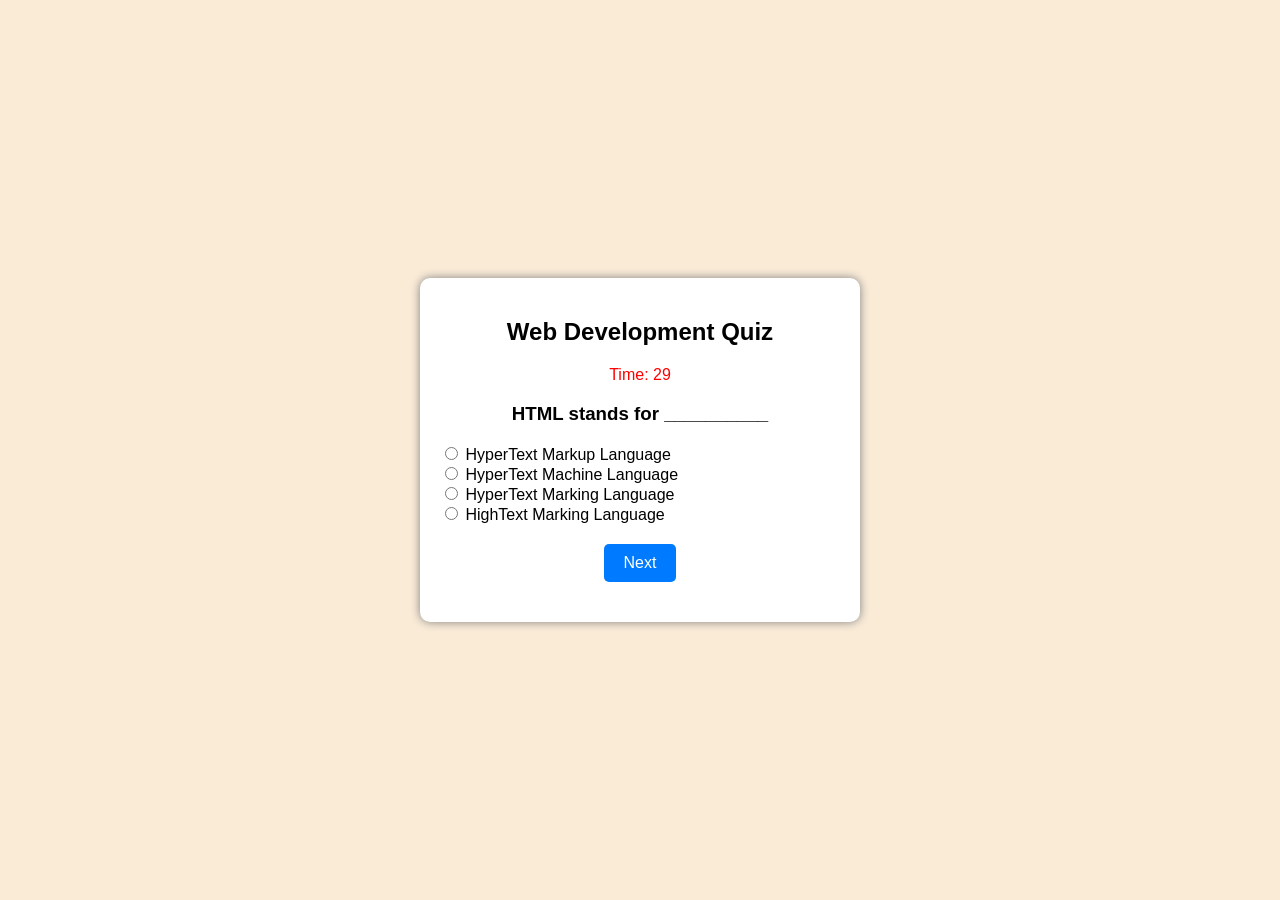
<file: quiz/index.html>
<!DOCTYPE html>
<html lang="en">
<head>
    <meta charset="UTF-8">
    <meta name="viewport" content="width=device-width, initial-scale=1.0">
    <title>Quiz App</title>
    <link rel="stylesheet" href="style.css">
</head>
<body>

    <div class="quiz-container">
        <h2>Web Development Quiz</h2>

        <div id="timer">Time: 30</div>

        <h3 id="question"></h3>

        <div id="options"></div>

        <button onclick="nextQuestion()">Next</button>

        <h3 id="result"></h3>
    </div>

    <script src="script.js"></script>

</body>
</html>
</file>
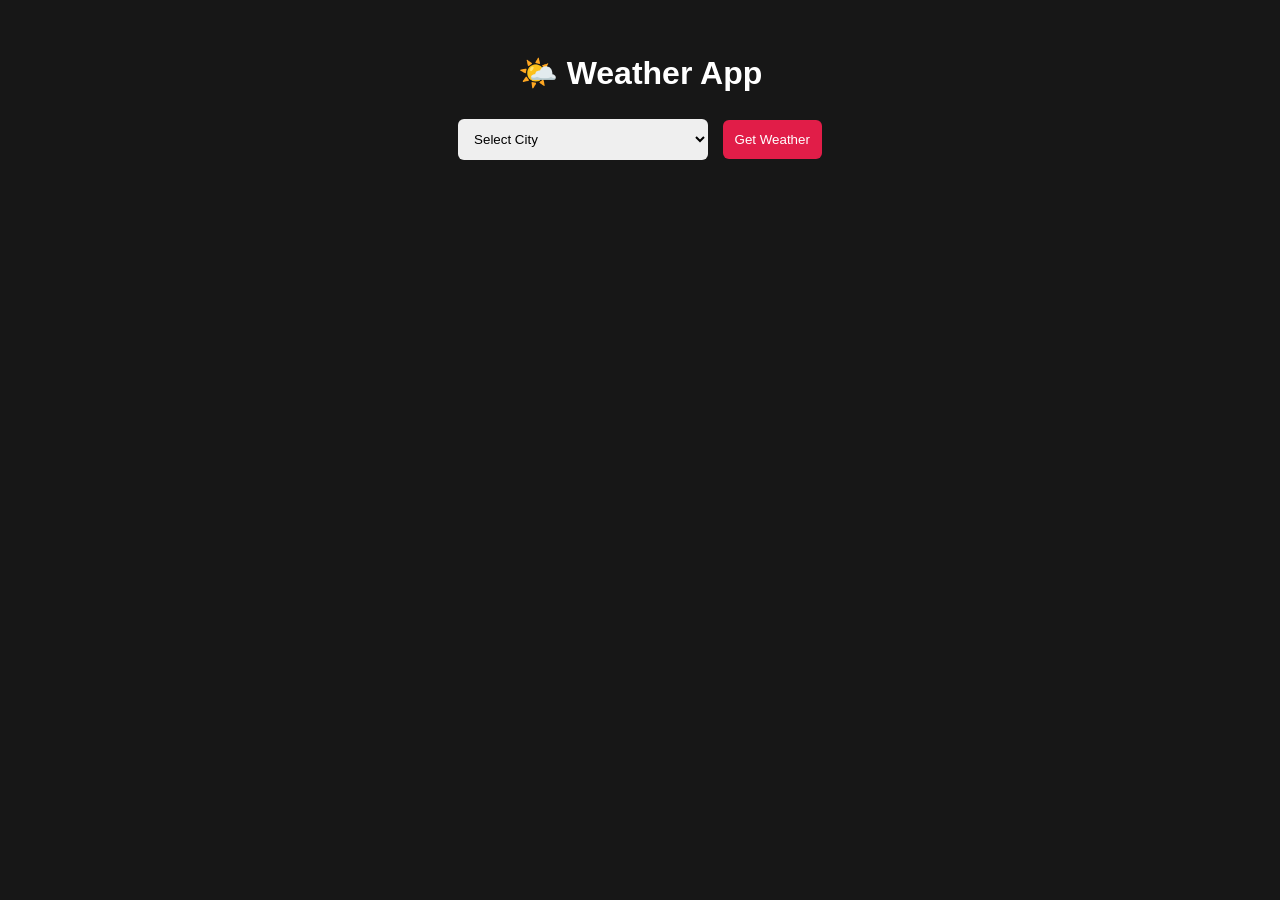
<file: WEEK-4/index.html>
<!DOCTYPE html>
<html>
<head>
<title>Weather App</title>
<style>
body{font-family:Arial;background:#171717;color:white;text-align:center;padding:25px}
select,button{padding:12px;border:0;border-radius:6px;margin:5px}
select{width:250px}
button{background:#e11d48;color:white}
#weather{background:#292524;padding:20px;border-radius:12px;margin:auto;max-width:850px}
#temp{font-size:45px;color:#fb7185}
.details{display:flex;justify-content:center;gap:50px;margin:20px}
.forecast{display:grid;grid-template-columns:repeat(5,1fr);gap:10px}
.card{background:#44403c;padding:12px;border-radius:8px}
.card b{color:#fb7185}
@media(max-width:700px){.forecast{grid-template-columns:repeat(2,1fr)}}
</style>
</head>

<body>

<h1>🌤️ Weather App</h1>

<select id="city">
<option value="">Select City</option>
<option>Hyderabad</option>
<option>Bengaluru</option>
<option>Chennai</option>
<option>Mumbai</option>
<option>Delhi</option>
<option>Vijayawada</option>
</select>

<button onclick="getWeather()">Get Weather</button>
<p id="msg"></p>

<div id="weather" style="display:none">
<h2 id="location"></h2>
<div id="temp"></div>
<p id="desc"></p>

<div class="details">
<p>💧 Humidity<br><b id="hum"></b>%</p>
<p>💨 Wind<br><b id="wind"></b> km/h</p>
</div>

<h2>5-Day Forecast</h2>
<div class="forecast" id="forecast"></div>
</div>

<script>
async function getWeather(){
let city=document.getElementById("city").value;
if(!city)return msg.innerText="Select a city";

try{
let g=await fetch(`https://geocoding-api.open-meteo.com/v1/search?name=${city}&count=1`);
let p=(await g.json()).results[0];

let u=`https://api.open-meteo.com/v1/forecast?latitude=${p.latitude}&longitude=${p.longitude}&current=temperature_2m,relative_humidity_2m,wind_speed_10m,weather_code&daily=weather_code,temperature_2m_max,temperature_2m_min&forecast_days=5&timezone=auto`;

let d=await(await fetch(u)).json();

location.innerText=p.name+", "+p.country;
temp.innerText=Math.round(d.current.temperature_2m)+"°C";
desc.innerText=w(d.current.weather_code);
hum.innerText=d.current.relative_humidity_2m;
wind.innerText=d.current.wind_speed_10m;

forecast.innerHTML=d.daily.time.map((x,i)=>`
<div class="card">
<b>${day(x)}</b>
<p>${w(d.daily.weather_code[i])}</p>
<p><b>${Math.round(d.daily.temperature_2m_max[i])}°C</b></p>
<p>Min: ${Math.round(d.daily.temperature_2m_min[i])}°C</p>
</div>`).join("");

weather.style.display="block";
msg.innerText="";
}catch(e){msg.innerText="Unable to get weather"}
}

function day(x){
return new Date(x).toLocaleDateString("en-US",{weekday:"short"});
}

function w(c){
return {0:"Clear",1:"Mostly Clear",2:"Cloudy",3:"Overcast",
45:"Fog",51:"Drizzle",61:"Rain",63:"Rain",65:"Heavy Rain",
71:"Snow",80:"Rain Shower",95:"Thunderstorm"}[c]||"Unknown";
}
</script>

</body>
</html>
</file>
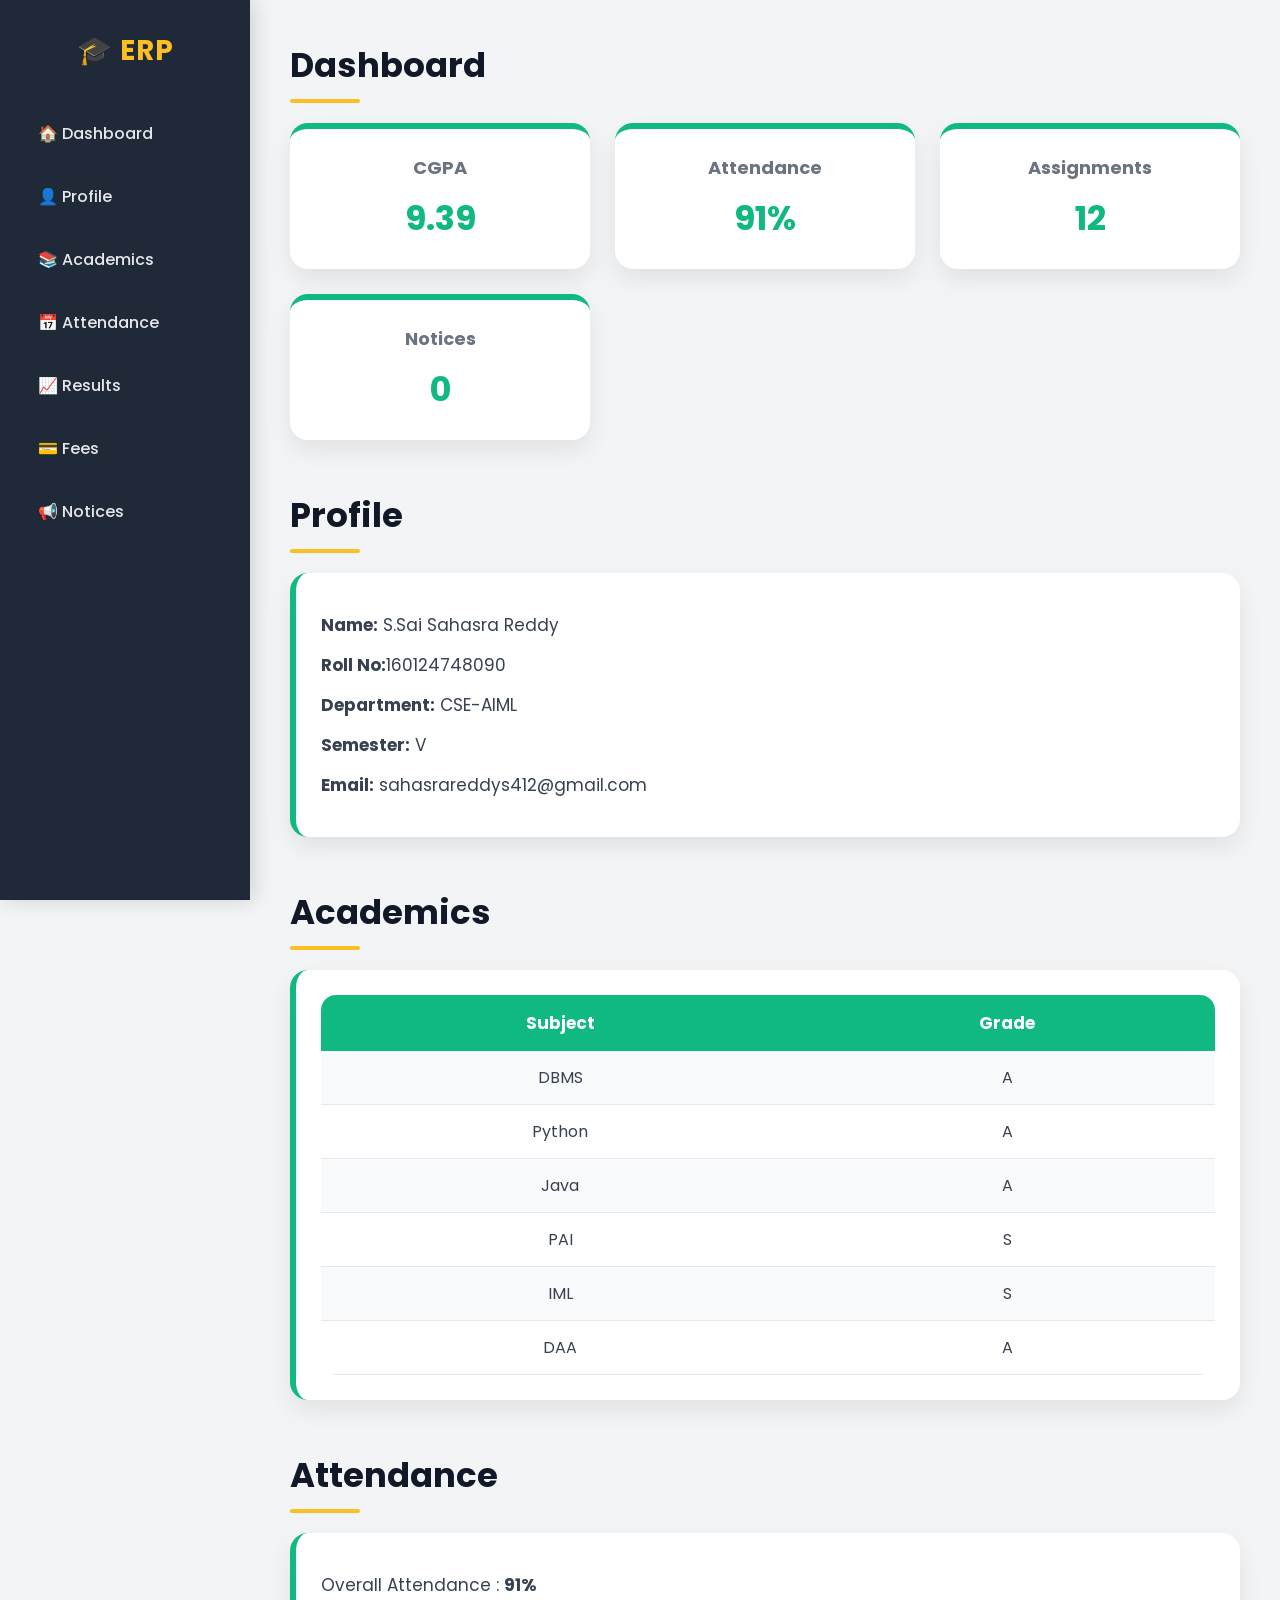
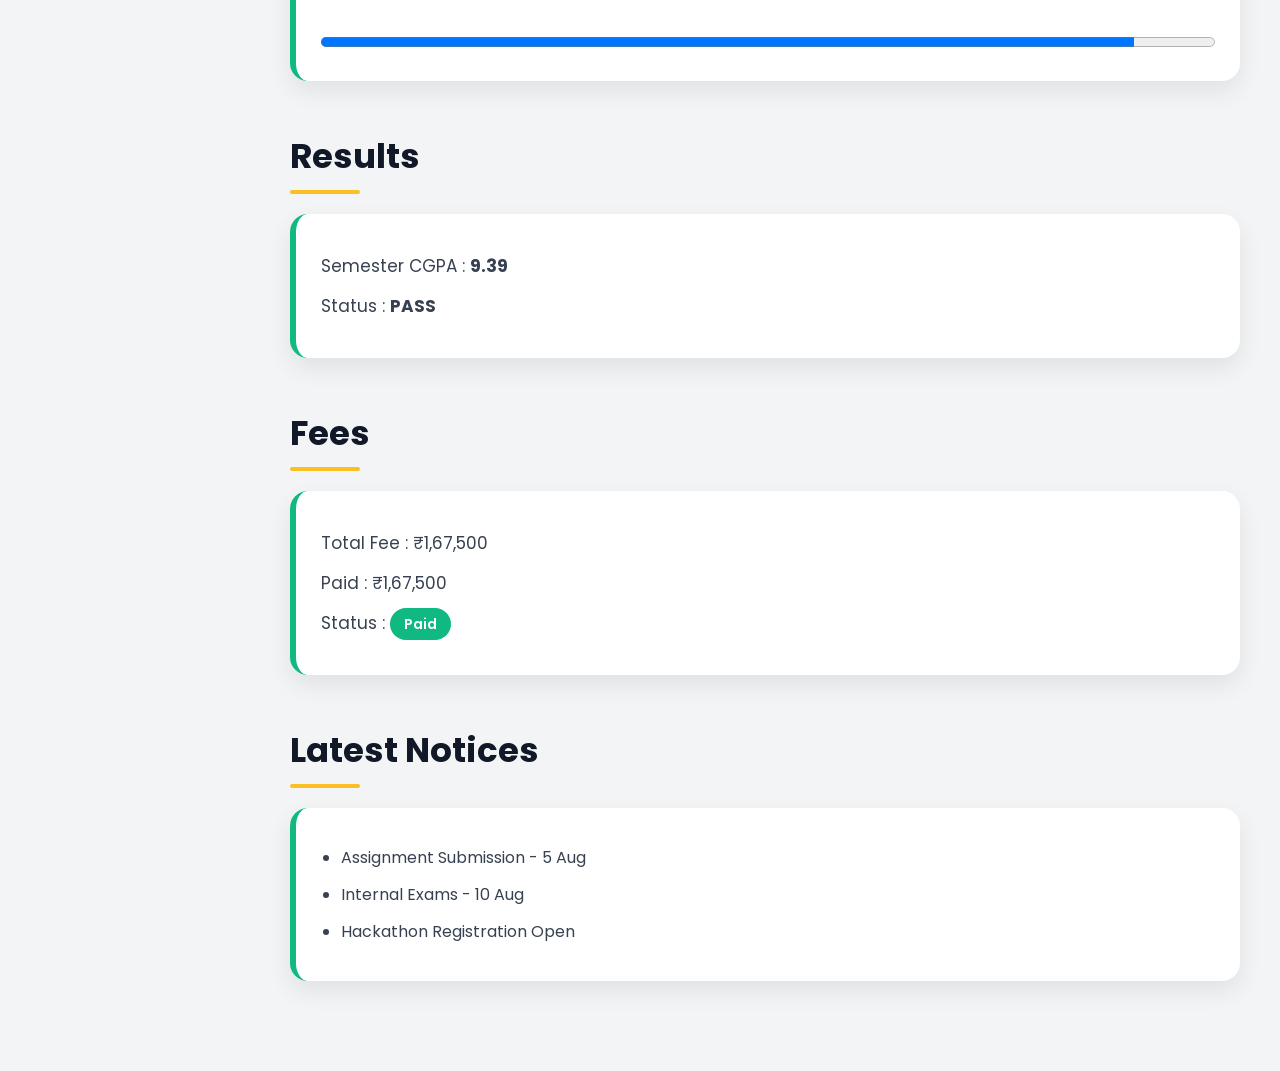
<file: week1/index.html>
<!DOCTYPE html>
<html lang="en">
<head>
<meta charset="UTF-8">
<meta name="viewport" content="width=device-width, initial-scale=1.0">
<title>Student ERP</title>
<link rel="preconnect" href="https://fonts.googleapis.com">
<link rel="preconnect" href="https://fonts.gstatic.com" crossorigin>
<link href="https://fonts.googleapis.com/css2?family=Poppins:wght@300;400;500;600&display=swap" rel="stylesheet">
<link rel="stylesheet" href="style.css">
</head>
<body>
<div class="sidebar">
<h2>🎓 ERP</h2>
<a href="#dashboard">🏠 Dashboard</a>
<a href="#profile">👤 Profile</a>
<a href="#academics">📚 Academics</a>
<a href="#attendance">📅 Attendance</a>
<a href="#results">📈 Results</a>
<a href="#fees">💳 Fees</a>
<a href="#notices">📢 Notices</a>

</div>

<div class="main">

<section id="dashboard">
<h1>Dashboard</h1>

<div class="cards">

<div class="card">
<h3>CGPA</h3>
<h2>9.39</h2>
</div>

<div class="card">
<h3>Attendance</h3>
<h2>91%</h2>
</div>

<div class="card">
<h3>Assignments</h3>
<h2>12</h2>
</div>

<div class="card">
<h3>Notices</h3>
<h2>0</h2>
</div>

</div>
</section>

<section id="profile">

<h1>Profile</h1>

<div class="box">

<p><b>Name:</b> S.Sai Sahasra Reddy</p>
<p><b>Roll No:</b>160124748090</p>
<p><b>Department:</b> CSE-AIML</p>
<p><b>Semester:</b> V</p>
<p><b>Email:</b> sahasrareddys412@gmail.com</p>

</div>

</section>

<section id="academics">

<h1>Academics</h1>

<div class="box">

<table>

<tr>
<th>Subject</th>
<th>Grade</th>
</tr>

<tr>
<td>DBMS</td>
<td>A</td>
</tr>

<tr>
<td>Python</td>
<td>A</td>
</tr>

<tr>
<td>Java</td>
<td>A</td>
</tr>

<tr>
<td>PAI</td>
<td>S</td>
</tr>

<tr>
<td>IML</td>
<td>S</td>
</tr>

<tr>
<td>DAA</td>
<td>A</td>
</tr>

</table>

</div>

</section>

<section id="attendance">

<h1>Attendance</h1>

<div class="box">

<p>Overall Attendance : <b>91%</b></p>

<progress value="91" max="100"></progress>

</div>

</section>

<section id="results">

<h1>Results</h1>

<div class="box">

<p>Semester CGPA : <b>9.39</b></p>
<p>Status : <b>PASS</b></p>

</div>

</section>

<section id="fees">

<h1>Fees</h1>

<div class="box">

<p>Total Fee : ₹1,67,500</p>
<p>Paid : ₹1,67,500</p>
<p>Status : <span class="paid">Paid</span></p>

</div>

</section>

<section id="notices">

<h1>Latest Notices</h1>

<div class="box">

<ul>

<li>Assignment Submission - 5 Aug</li>
<li>Internal Exams - 10 Aug</li>
<li>Hackathon Registration Open</li>

</ul>

</div>

</section>

</div>

</body>
</html>
</file>
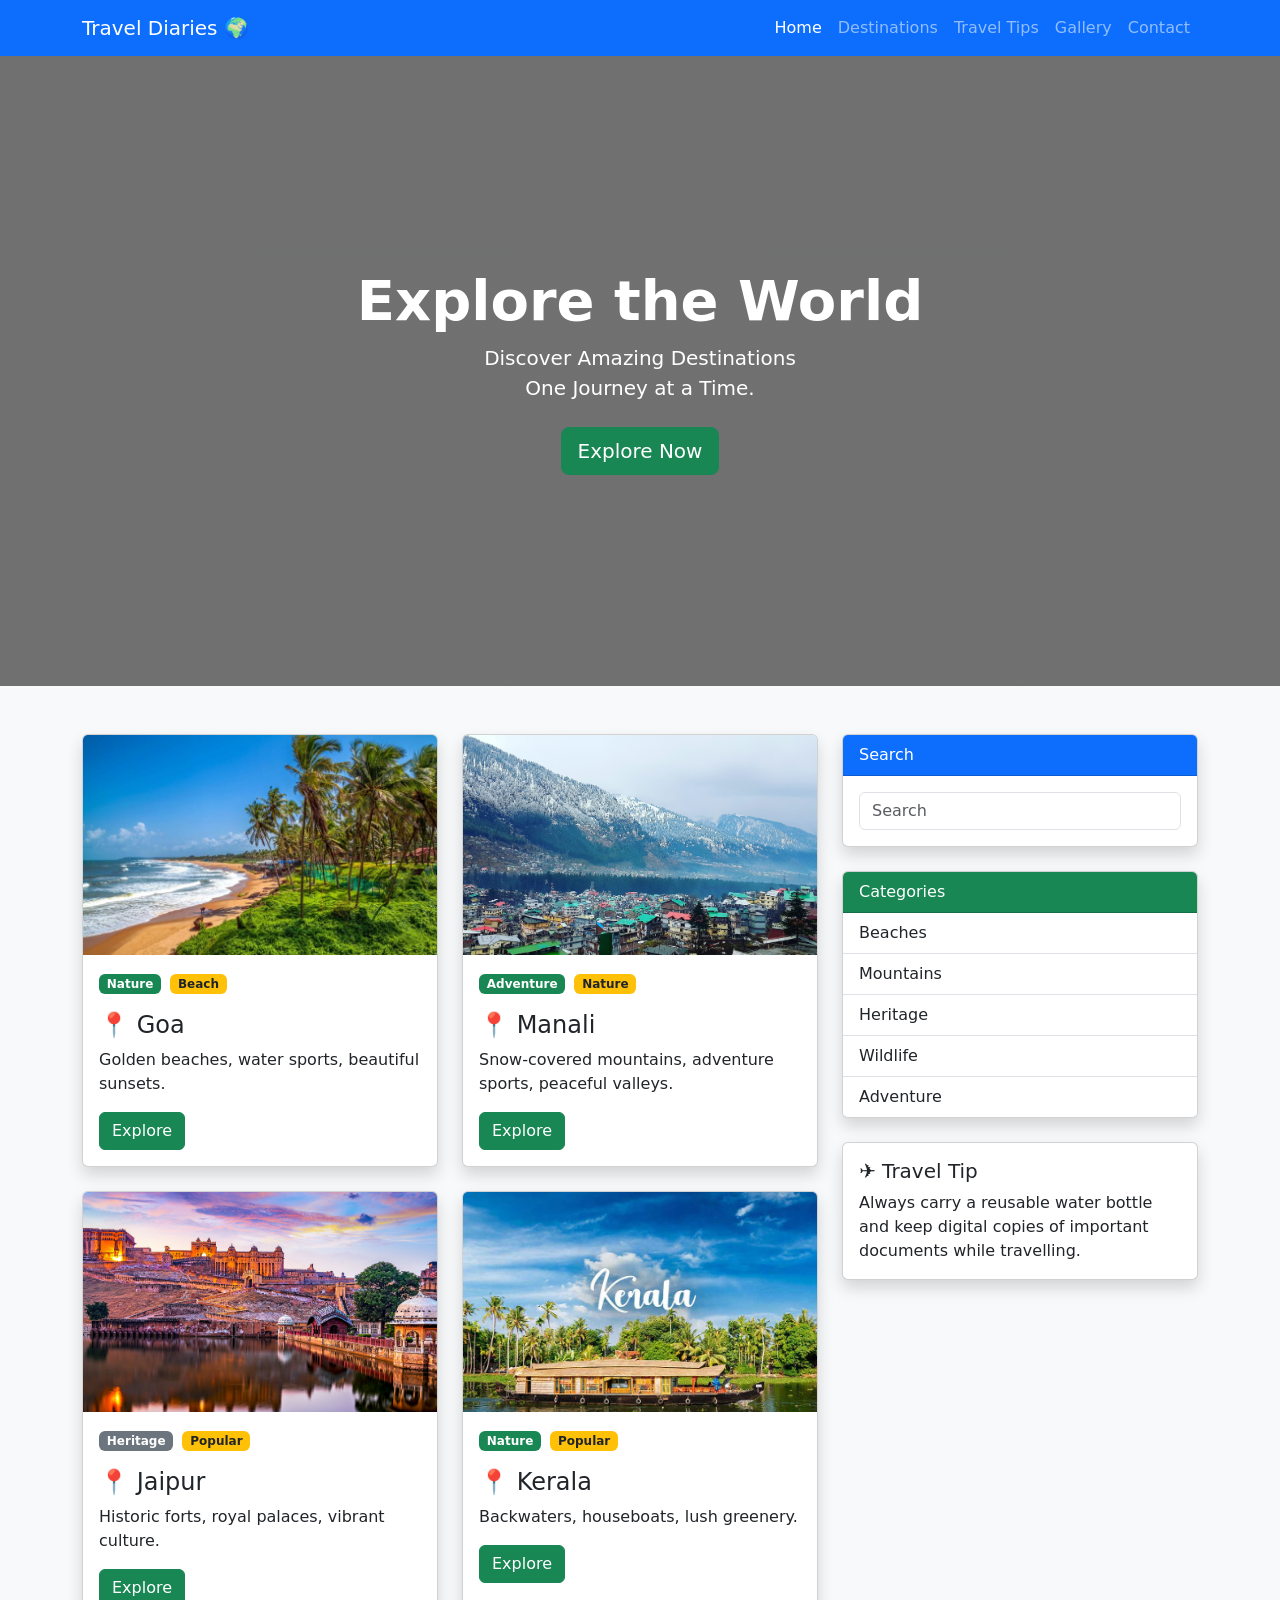
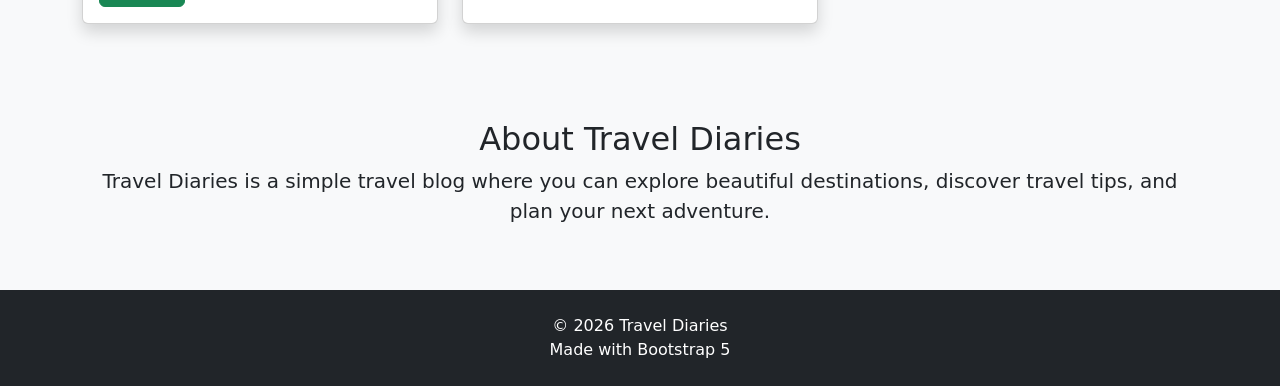
<file: w3/bootstrap.html>
<!DOCTYPE html>
<html lang="en">

<head>
    <meta charset="UTF-8">
    <meta name="viewport" content="width=device-width, initial-scale=1">
    <title>Travel Diaries</title>

    <!-- Bootstrap CSS -->
    <link href="https://cdn.jsdelivr.net/npm/bootstrap@5.3.3/dist/css/bootstrap.min.css" rel="stylesheet">
    <link href="styles.css" rel="stylesheet">
</head>

<body>

    <!-- Navbar -->
    <nav class="navbar navbar-expand-lg navbar-dark bg-primary sticky-top">
        <div class="container">

            <a class="navbar-brand" href="#">Travel Diaries 🌍</a>

            <button class="navbar-toggler" type="button" data-bs-toggle="collapse" data-bs-target="#menu">
                <span class="navbar-toggler-icon"></span>
            </button>

            <div class="collapse navbar-collapse" id="menu">
                <ul class="navbar-nav ms-auto">
                    <li class="nav-item">
                        <a class="nav-link active" href="#">Home</a>
                    </li>
                    <li class="nav-item">
                        <a class="nav-link" href="#">Destinations</a>
                    </li>
                    <li class="nav-item">
                        <a class="nav-link" href="#">Travel Tips</a>
                    </li>
                    <li class="nav-item">
                        <a class="nav-link" href="#">Gallery</a>
                    </li>
                    <li class="nav-item">
                        <a class="nav-link" href="#">Contact</a>
                    </li>
                </ul>
            </div>

        </div>
    </nav>

    <!-- Hero Section -->
    <section class="hero">
        <div>
            <h1 class="display-4 fw-bold">Explore the World</h1>
            <p class="lead mb-4">Discover Amazing Destinations<br>One Journey at a Time.</p>
            <a href="#" class="btn btn-success btn-lg">Explore Now</a>
        </div>
    </section>

    <!-- Main Content -->
    <div class="container my-5">
        <div class="row">

            <!-- Destination Cards -->
            <div class="col-lg-8">
                <div class="row g-4">

                    <div class="col-md-6">
                        <div class="card shadow blog-card h-100">
                            <img src="goa.png" class="card-img-top">
                            <div class="card-body">
                                <span class="badge bg-success me-1">Nature</span>
                                <span class="badge bg-warning text-dark">Beach</span>
                                <h4 class="card-title mt-3">📍 Goa</h4>
                                <p class="card-text">Golden beaches, water sports, beautiful sunsets.</p>
                                <a href="#" class="btn btn-success">Explore</a>
                            </div>
                        </div>
                    </div>

                    <div class="col-md-6">
                        <div class="card shadow blog-card h-100">
                            <img src="manali.png" class="card-img-top">
                            <div class="card-body">
                                <span class="badge bg-success me-1">Adventure</span>
                                <span class="badge bg-warning text-dark">Nature</span>
                                <h4 class="card-title mt-3">📍 Manali</h4>
                                <p class="card-text">Snow-covered mountains, adventure sports, peaceful valleys.</p>
                                <a href="#" class="btn btn-success">Explore</a>
                            </div>
                        </div>
                    </div>

                    <div class="col-md-6">
                        <div class="card shadow blog-card h-100">
                            <img src="jaipur.png" class="card-img-top">
                            <div class="card-body">
                                <span class="badge bg-secondary me-1">Heritage</span>
                                <span class="badge bg-warning text-dark">Popular</span>
                                <h4 class="card-title mt-3">📍 Jaipur</h4>
                                <p class="card-text">Historic forts, royal palaces, vibrant culture.</p>
                                <a href="#" class="btn btn-success">Explore</a>
                            </div>
                        </div>
                    </div>

                    <div class="col-md-6">
                        <div class="card shadow blog-card h-100">
                            <img src="kerala.png " class="card-img-top">
                            <div class="card-body">
                                <span class="badge bg-success me-1">Nature</span>
                                <span class="badge bg-warning text-dark">Popular</span>
                                <h4 class="card-title mt-3">📍 Kerala</h4>
                                <p class="card-text">Backwaters, houseboats, lush greenery.</p>
                                <a href="#" class="btn btn-success">Explore</a>
                            </div>
                        </div>
                    </div>

                </div>
            </div>

            <!-- Sidebar -->
            <div class="col-lg-4">

                <div class="card shadow mb-4">
                    <div class="card-header bg-primary text-white">Search</div>
                    <div class="card-body">
                        <input type="text" class="form-control" placeholder="Search">
                    </div>
                </div>

                <div class="card shadow">
                    <div class="card-header bg-success text-white">Categories</div>
                    <ul class="list-group list-group-flush">
                        <li class="list-group-item">Beaches</li>
                        <li class="list-group-item">Mountains</li>
                        <li class="list-group-item">Heritage</li>
                        <li class="list-group-item">Wildlife</li>
                        <li class="list-group-item">Adventure</li>
                    </ul>
                </div>

                <div class="card shadow mt-4">
                    <div class="card-body">
                        <h5 class="card-title">✈️ Travel Tip</h5>
                        <p class="card-text mb-0">Always carry a reusable water bottle and keep digital copies of important documents while travelling.</p>
                    </div>
                </div>

            </div>

        </div>
    </div>

    <!-- About -->
    <section class="bg-light py-5">
        <div class="container text-center">
            <h2>About Travel Diaries</h2>
            <p class="lead">Travel Diaries is a simple travel blog where you can explore beautiful destinations, discover travel tips, and plan your next adventure.</p>
        </div>
    </section>

    <!-- Footer -->
    <footer class="py-4">
        <div class="container text-center">
            <p class="mb-0">© 2026 Travel Diaries<br>Made with Bootstrap 5</p>
        </div>
    </footer>

    <!-- Bootstrap JS -->
    <script src="https://cdn.jsdelivr.net/npm/bootstrap@5.3.3/dist/js/bootstrap.bundle.min.js"></script>

</body>

</html>
</file>
<file: quiz/style.css>
body {
    font-family: Arial, Helvetica, sans-serif;
    background-color: antiquewhite;
    display: flex;
    justify-content: center;
    align-items: center;
    height: 100vh;
    margin: 0;
}

.quiz-container {
    background: white;
    padding: 20px;
    width: 400px;
    border-radius: 10px;
    box-shadow: 0 0 10px gray;
    text-align: center;
}

#timer {
 
    color: red;
}

#options {
    text-align: left;
    margin-top: 15px;
}

button {
    margin-top: 20px;
    padding: 10px 20px;
    background: #007BFF;
    color: white;
    border: none;
    border-radius: 5px;
    cursor: pointer;
    font-size: 16px;
}

button:hover {
    background: #0056b3;
}

#result {
    margin-top: 20px;
    color: green;
}
</file>
<file: week1/style.css>
@import url('https://fonts.googleapis.com/css2?family=Poppins:wght@300;400;500;600;700&display=swap');

*{
    margin:0;
    padding:0;
    box-sizing:border-box;
    scroll-behavior:smooth;
    font-family:'Poppins',sans-serif;
}

body{
    display:flex;
    background:#F3F4F6;
    color:#374151;
}

/* ================= SIDEBAR ================= */

.sidebar{
    width:250px;
    height:100vh;
    position:fixed;
    left:0;
    top:0;
    background:#1F2937;
    padding:30px 20px;
    overflow-y:auto;
    box-shadow:4px 0 20px rgba(0,0,0,.15);
}

.sidebar h2{
    text-align:center;
    color:#FBBF24;
    margin-bottom:35px;
    font-size:28px;
    letter-spacing:1px;
}

.sidebar a{
    display:block;
    text-decoration:none;
    color:#E5E7EB;
    padding:14px 18px;
    margin:10px 0;
    border-radius:12px;
    transition:.3s;
    font-size:16px;
    font-weight:500;
}

.sidebar a:hover{
    background:#10B981;
    color:white;
    transform:translateX(8px);
}

/* ================= MAIN ================= */

.main{
    margin-left:250px;
    width:100%;
    padding:40px;
}

/* ================= SECTION ================= */

section{
    margin-bottom:50px;
}

h1{
    color:#111827;
    margin-bottom:20px;
    font-size:34px;
    position:relative;
}

h1::after{
    content:"";
    width:70px;
    height:4px;
    background:#FBBF24;
    display:block;
    margin-top:8px;
    border-radius:20px;
}

/* ================= CARDS ================= */

.cards{
    display:grid;
    grid-template-columns:repeat(auto-fit,minmax(220px,1fr));
    gap:25px;
}

.card{
    background:white;
    border-radius:18px;
    padding:25px;
    text-align:center;
    box-shadow:0 10px 25px rgba(0,0,0,.08);
    transition:.35s;
    border-top:6px solid #10B981;
}

.card:hover{
    transform:translateY(-10px);
    box-shadow:0 18px 35px rgba(16,185,129,.25);
}

.card h3{
    color:#6B7280;
    margin-bottom:12px;
    font-size:18px;
}

.card h2{
    color:#10B981;
    font-size:34px;
}

/* ================= BOX ================= */

.box{
    background:white;
    border-radius:18px;
    padding:25px;
    box-shadow:0 10px 25px rgba(0,0,0,.08);
    transition:.3s;
    border-left:6px solid #10B981;
}

.box:hover{
    transform:translateY(-5px);
}

.box p{
    margin:14px 0;
    font-size:17px;
}

/* ================= TABLE ================= */

table{
    width:100%;
    border-collapse:collapse;
    background:white;
    border-radius:15px;
    overflow:hidden;
}

th{
    background:#10B981;
    color:white;
    padding:15px;
    font-size:17px;
}

td{
    padding:14px;
    text-align:center;
    border-bottom:1px solid #E5E7EB;
}

tr:nth-child(even){
    background:#F9FAFB;
}

tr:hover{
    background:#ECFDF5;
}

/* ================= PROGRESS ================= */

progress{
    width:100%;
    height:20px;
    margin-top:20px;
}

progress::-webkit-progress-bar{
    background:#D1FAE5;
    border-radius:20px;
}

progress::-webkit-progress-value{
    background:#10B981;
    border-radius:20px;
}

/* ================= LIST ================= */

ul{
    padding-left:20px;
}

li{
    margin:12px 0;
    transition:.3s;
}

li:hover{
    color:#10B981;
    transform:translateX(6px);
}

/* ================= PAID ================= */

.paid{
    background:#10B981;
    color:white;
    padding:6px 14px;
    border-radius:20px;
    font-size:14px;
    font-weight:600;
}

/* ================= SCROLLBAR ================= */

::-webkit-scrollbar{
    width:10px;
}

::-webkit-scrollbar-track{
    background:#E5E7EB;
}

::-webkit-scrollbar-thumb{
    background:#10B981;
    border-radius:20px;
}

/* ================= RESPONSIVE ================= */

@media(max-width:900px){

.sidebar{
    position:relative;
    width:100%;
    height:auto;
}

.main{
    margin-left:0;
    padding:25px;
}

.cards{
    grid-template-columns:1fr;
}

.sidebar a{
    text-align:center;
}

}
</file>
<file: w3/styles.css>
body {
    background: #f8f9fa;
}

.hero {
    background: linear-gradient(rgba(0, 0, 0, .55), rgba(0, 0, 0, .55)),
        url("https://images.pexels.com/photos/21014/pexels-photo.jpg?auto=compress&cs=tinysrgb&w=1600") center/cover;
    height: 70vh;
    color: white;
    display: flex;
    justify-content: center;
    align-items: center;
    text-align: center;
}

.blog-card {
    transition: 0.3s;
}

.blog-card:hover {
    transform: translateY(-8px);
}

.card img {
    height: 220px;
    object-fit: cover;
}

footer {
    background: #212529;
    color: white;
}
</file>
